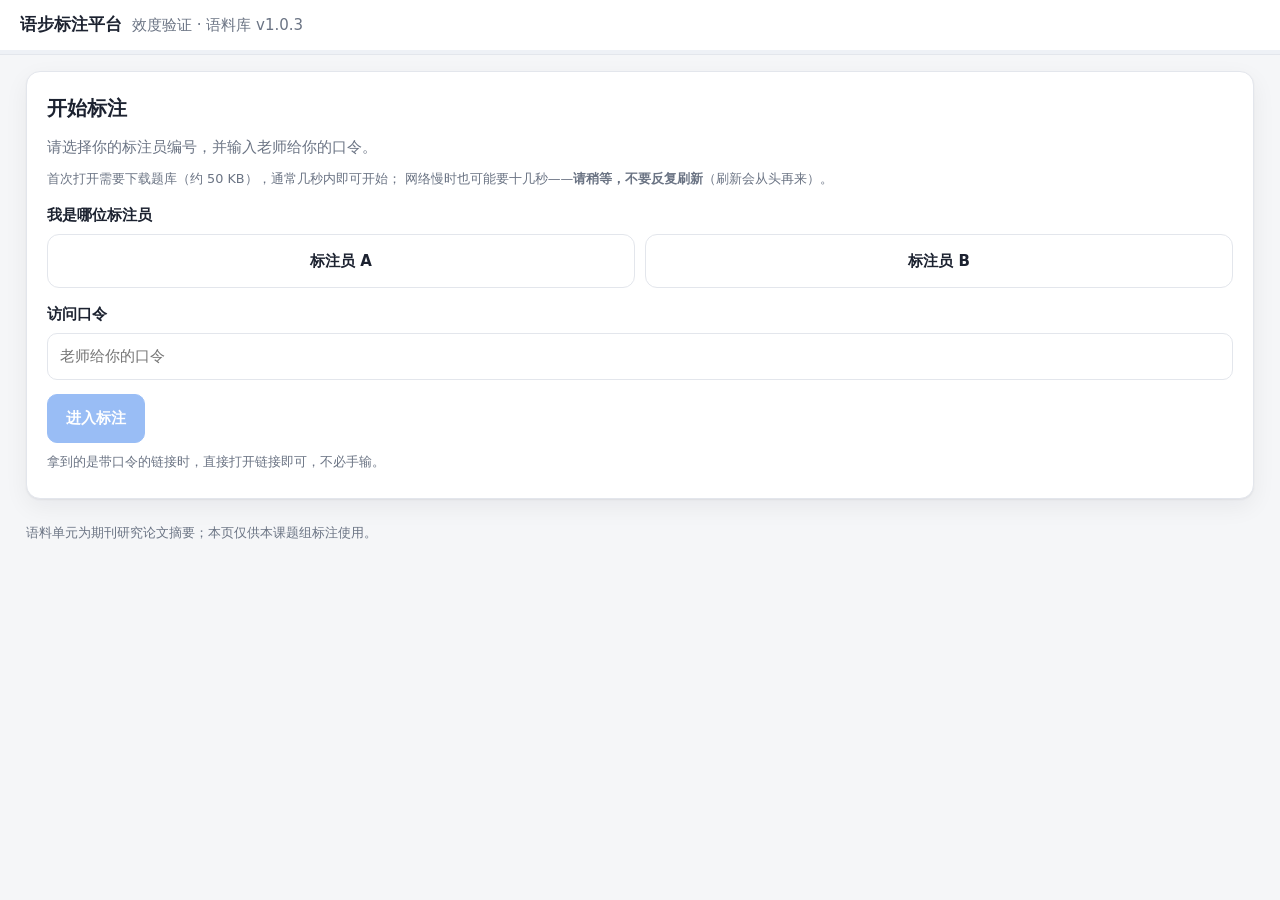
<file: index.html>
<!DOCTYPE html>
<html lang="zh-CN">
<head>
<meta charset="utf-8">
<meta name="viewport" content="width=device-width, initial-scale=1, viewport-fit=cover">
<meta name="robots" content="noindex,nofollow,noarchive">
<title>语步标注平台 — 效度验证</title>
<link rel="stylesheet" href="style.css">
</head>
<body>
<header class="topbar">
  <div class="brand">
    <strong>语步标注平台</strong>
    <span class="sub">效度验证 · 语料库 v1.0.3</span>
  </div>
  <div class="topmeta">
    <span id="roleBadge" class="badge" hidden></span>
    <span id="phaseBadge" class="badge ghost" hidden></span>
    <span id="progressText" class="mono"></span>
    <span id="etaText" class="mono muted small"></span>
  </div>
  <div class="bar"><i id="progressBar"></i></div>
</header>
<main id="app">
  <section id="gate" class="card">
    <h1>开始标注</h1>
    <p id="gateMsg" class="muted">正在加载题库…</p>
    <p class="hint" id="gateTips">首次打开需要下载题库（约 50 KB），通常几秒内即可开始；
       网络慢时也可能要十几秒——<b>请稍等，不要反复刷新</b>（刷新会从头再来）。</p>
    <div id="gateForm" hidden>
      <div class="field">
        <label>我是哪位标注员</label>
        <div class="roles">
          <button class="rolebtn" data-role="A">标注员 A</button>
          <button class="rolebtn" data-role="B">标注员 B</button>
        </div>
      </div>
      <div class="field">
        <label for="pass">访问口令</label>
        <input id="pass" type="password" autocomplete="off" placeholder="老师给你的口令">
      </div>
      <button id="enterBtn" class="primary" disabled>进入标注</button>
      <p class="hint">拿到的是带口令的链接时，直接打开链接即可，不必手输。</p>
    </div>
    <div id="gateErr" class="err" hidden></div>
  </section>
  <section id="trialSubmit" class="card" hidden>
    <h1>试标 20 句已答完 ✅</h1>
    <p>请先<strong>提交并锁定</strong>试标答案。锁定后才会显示参考答案与逐句反馈——
       这样你无法在看过答案之后再改试标，试标才有校准意义。</p>
    <div id="trialSum" class="kv"></div>
    <div class="actions">
      <button id="lockTrial" class="primary">提交并锁定试标</button>
    </div>
    <p class="hint">锁定后仍可点「上一句」回看，但不能修改。</p>
  </section>
  <section id="feedback" class="card" hidden>
    <h1>试标已锁定 · 反馈与校准</h1>
    <p class="muted small" id="keySource"></p>
    <div id="fbSum" class="kv"></div>
    <p id="fbLead"></p>
    <div class="seg" id="fbScope">
      <button type="button" class="segbtn on" data-scope="diff">只看分歧句（<span id="fbDiffN" class="mono">0</span>）</button>
      <button type="button" class="segbtn" data-scope="all">逐句看全部 20 句</button>
    </div>
    <div id="fbDiffBlock">
      <h2 class="h2">需要讨论的分歧句（校准会重点）</h2>
      <p class="hint">每张卡给出句子全文（<mark class="cue">加粗</mark>＝《编码手册》里的典型线索词，鼠标悬停可看属哪一类）、
         《编码手册》依据，以及一个口径输入框；两人谈定后写进框里（也可写「仍存疑」）。</p>
      <div id="calibRows" class="fbcards"></div>
      <h2 class="h2">与你判读一致的句子（<span id="fbSameN" class="mono">0</span> 句）</h2>
      <p class="hint">这些句子不必讨论，展开核对一眼即可。</p>
      <div class="tblwrap"><table id="fbTable" class="fbtable"></table></div>
    </div>
    <div id="fbAllBlock" hidden>
      <h2 class="h2">全部 20 句（按试标ID顺序）</h2>
      <p class="hint">供校准会逐句过一遍：标「不一致」的卡里仍可填口径，标「一致」的只作核对。</p>
      <div id="fbAll" class="fbcards"></div>
    </div>
    <h2 class="h2">校准记录（填写后方可进入正式标注）</h2>
    <p class="hint">两处分工：上面每张卡里的<b>「这一句最后怎么定」是留痕</b>（可留空，拿不准就写「仍存疑」）；
       下面这一栏是<b>归纳出的规则</b>，必填，写满 20 字才能进入正式标注。</p>
    <div class="field">
      <label for="calibSummary">由上面几句归纳出的规则（必填，写清「哪类句子算哪一类」）</label>
      <div class="gather">
        <button type="button" id="calibGather" class="ghost small">↙ 把上面填过的口径汇总到这里</button>
        <span id="calibGatherHint" class="hint"></span>
      </div>
      <textarea id="calibSummary" rows="5" placeholder="例：①以「为了解……采用……」开头、后半句进入材料与方法的句子，统一判 M3方法（手册第六节规则⑦）；②「表明……可能与……有关」统一判 M5结论；③……"></textarea>
    </div>
    <div class="field">
      <label for="calibBy">填写人（标注员编号）</label>
      <input id="calibBy" type="text" placeholder="如：A">
    </div>
    <div class="actions">
      <span id="calibHint" class="hint"></span>
      <button id="toMain" class="primary" disabled>完成校准会，进入正式标注 →</button>
    </div>
  </section>
  <section id="work" hidden>
    <div class="layout">
      <div class="col-main">
        <div class="card q">
          <div class="qhead">
            <span class="qhead-left">
              <span id="qPos" class="mono"></span>
              <span id="qInAbstract" class="badge ghost"></span>
            </span>
            <span id="qMeta" class="muted small"></span>
          </div>
          <p id="qText" class="sentence"></p>
          <div class="labels" id="labels"></div>
          <div class="field">
            <label for="note">备注<span class="muted small" id="noteReq"></span></label>
            <div class="chips" id="noteChips">
              <button type="button" class="chipbtn" data-note="方法＋结果同句">方法＋结果同句</button>
              <button type="button" class="chipbtn" data-note="目的＋方法同句">目的＋方法同句</button>
              <button type="button" class="chipbtn" data-note="结果与结论难分">结果与结论难分</button>
              <button type="button" class="chipbtn" data-note="背景与目的难分">背景与目的难分</button>
              <button type="button" class="chipbtn" data-note="含结构化摘要小标题">含结构化摘要小标题</button>
              <button type="button" class="chipbtn" data-note="疑非摘要内容">疑非摘要内容</button>
              <button type="button" class="chipbtn" data-note="表述不完整／截断">表述不完整／截断</button>
            </div>
            <details class="notehelp">
              <summary>备注怎么用？（点这里看对照表）</summary>
              <p class="hint"><b>必须写备注的 3 种情况：</b>① 选「UN无法判定」（平台要求写明理由）；
                ② 一句里含两种以上功能、你只填了主要标签；③ 事后修改过已填内容。</p>
              <table>
                <thead><tr><th>快捷语</th><th>什么时候点（看迹象）</th><th>标签怎么选＋备注写什么</th></tr></thead>
                <tbody>
                  <tr><td>方法＋结果同句</td>
                      <td>前半是操作方法（采用／测定／分离纯化），后半给数据或鉴定结果</td>
                      <td>按语义重心：主句在操作→<b>M3方法</b>；在报告发现→<b>M4结果</b>；备注写「含方法成分／含结果成分」</td></tr>
                  <tr><td>目的＋方法同句</td>
                      <td>句首「为了解／为探讨／旨在……」，但主句交代了材料与操作方法（采用／利用／测定）</td>
                      <td>判 <b>M3方法</b>，备注写「含目的成分」；若只说要测什么、没给材料与方法→<b>M2目的</b></td></tr>
                  <tr><td>结果与结论难分</td>
                      <td>在报告数据，但带解释性词：表明／说明／可能与……有关／suggest／indicate／could be used as…</td>
                      <td>报告事实→<b>M4结果</b>；在作评价推断→<b>M5结论</b>；备注写「按语义重心判 M4／M5」</td></tr>
                  <tr><td>背景与目的难分</td>
                      <td>前半陈述现状（研究较少／是重要限制因子），后半「本研究旨在……」</td>
                      <td>谓语指向目的→<b>M2目的</b>；只述现状→<b>M1背景</b>；备注写「前半为背景、后半为目的」</td></tr>
                  <tr><td>含结构化摘要小标题</td>
                      <td>句首带 <code>Background:</code>／<code>Methods:</code>／<code>(1) Results:</code>／「目的：」</td>
                      <td><b>按内容判，不按小标题</b>（手册第六节规则④）；备注写「含小标题，按内容判」</td></tr>
                  <tr><td>疑非摘要内容</td>
                      <td>与摘要无关的语句：作者贡献／利益冲突／<code>Supplementary data is available…</code>／征订套话</td>
                      <td>整句是套话→<b>NR非研究性</b>；夹在研究句里→按主功能判；备注写「非摘要正文」</td></tr>
                  <tr><td>表述不完整／截断</td>
                      <td>句子以「…／……」结尾且语义不完整，或明显缺字（源导出件被截断）</td>
                      <td>能判主要功能就判；判不了→<b>UN无法判定</b>；备注写「源文本截断」＋你据此判了什么</td></tr>
                </tbody>
              </table>
              <p class="hint"><b>别这样用：</b>拿不准就选 UN无法判定（不要用「疑非摘要内容」代替）；
                不必每句都写备注，备注留给边界句；尽量用这 7 个<b>标准说法</b>（报告要统计原因分布，
                同义变体会统计不上）。快捷语可连点多个，也能在它后面补自己的话。</p>
            </details>
            <textarea id="note" rows="2" placeholder="可选。填「UN无法判定」时必须写明为什么拿不准。"></textarea>
          </div>
          <div class="actions">
            <span id="saveStamp" class="muted small"></span>
            <button id="prevBtn" class="ghost">← 上一句</button>
            <span id="gateHint" class="hint"></span>
            <button id="nextBtn" class="primary" disabled>下一句 →</button>
          </div>
        </div>
        <p class="kbd">快捷键：<kbd>1</kbd>–<kbd>7</kbd> 选择标签，<kbd>Enter</kbd> 下一句。</p>
      </div>
      <aside class="col-ctx">
        <div class="card ctx">
          <div class="ctxhead">
            <strong>摘要全文</strong>
            <span class="ctxnav">
              <button id="ctxPrev" type="button" class="ghost small">↑ 上一句</button>
              <button id="ctxNext" type="button" class="ghost small">↓ 下一句</button>
              <button id="ctxToggle" type="button" class="ghost small">收起</button>
            </span>
          </div>
          <div id="ctxBody" class="ctxbody"></div>
        </div>
      </aside>
    </div>
  </section>
  <section id="finish" class="card" hidden>
    <h1 id="finishTitle">472 句已全部标注完毕</h1>
    <p id="finishMsg"></p>
    <div id="finishSum" class="kv"></div>
    <div class="actions">
      <button id="submitBtn" class="primary">提交并锁定</button>
    </div>
    <p class="hint" id="submitHint">提交后答案不可再修改。提交后才能导出交回文件。</p>
  </section>
  <section id="export" class="card" hidden>
    <h1 id="exportTitle">✅ 已提交并锁定</h1>
    <p>请把下面<strong>四个</strong>文件全部发回给老师（一个都不能少）。</p>
    <div class="actions wrap">
      <button id="csvMain" class="primary">① 导出正式标注 CSV</button>
      <button id="csvTrial" class="primary">② 导出试标集 CSV</button>
      <button id="jsonLog" class="primary">③ 导出过程日志 JSON</button>
      <button id="csvCalib" class="primary">④ 导出校准记录 md</button>
      <button id="zipAll" class="primary">⤓ 一键导出交回包（ZIP，含上面 4 个文件）</button>
    </div>
    <div id="exportSum" class="kv"></div>
    <p class="hint">推荐直接点<b>「一键导出交回包（ZIP）」</b>：一个压缩包里装着上面 4 个文件，发一个就行；
       若学校电脑限制下载压缩包，再逐个点上面 4 个按钮。若浏览器提示"是否允许多文件下载"，请选允许。</p>
    <div class="checklist" id="exportList">
      <p class="muted small">下载后逐项确认（4／4 才算交回完整）：</p>
      <ul>
        <li data-kind="main"><span class="box">☐</span> ① 正式标注 CSV（472 行）</li>
        <li data-kind="trial"><span class="box">☐</span> ② 试标集 CSV（20 行）</li>
        <li data-kind="log"><span class="box">☐</span> ③ 过程日志 JSON</li>
        <li data-kind="calib"><span class="box">☐</span> ④ 校准记录 md</li>
      </ul>
      <p class="hint" id="exportListHint"></p>
      <p class="hint">用「一键导出交回包（ZIP）」时，下面 4 项会自动全部勾上（压缩包里已含 4 个文件）。</p>
    </div>
    <details class="danger">
      <summary>老师用：清空本机数据并重来</summary>
      <p class="muted small">仅在需要重测时使用。点下面按钮会删除本机已填的全部答案与校准记录。</p>
      <button id="wipeBtn" class="ghost danger2">清空本机数据</button>
    </details>
  </section>
</main>
<div id="toast" class="toast" hidden>
  <span id="toastMsg"></span>
  <button type="button" id="toastOk" class="ghost small">知道了</button>
</div>
<footer class="foot">
  <span>语料单元为期刊研究论文摘要；本页仅供本课题组标注使用。</span>
  <span id="footVer" class="mono"></span>
</footer>
<script src="app.js"></script>
</body>
</html>
</file>
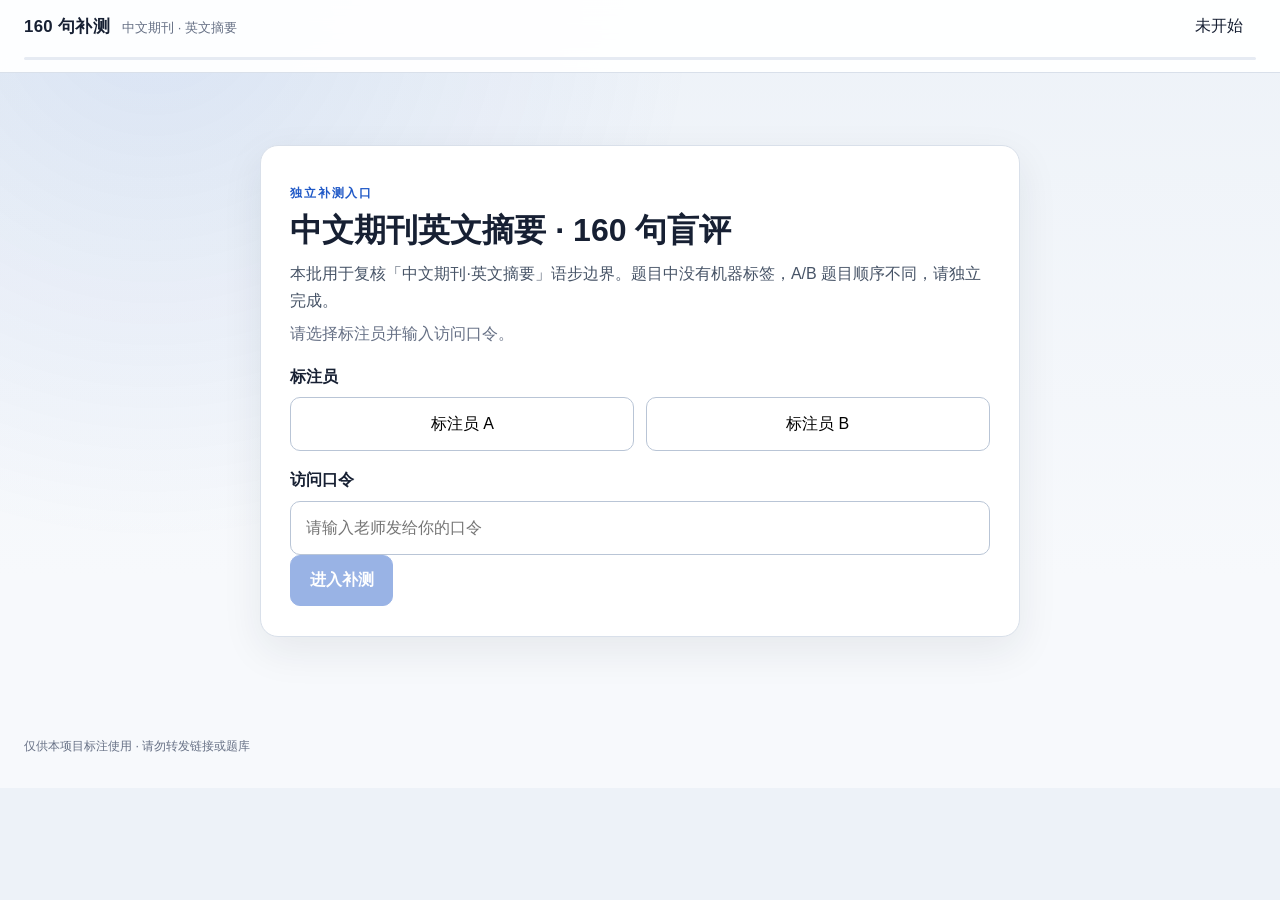
<file: retest160.html>
<!DOCTYPE html>
<html lang="zh-CN">
<head>
<meta charset="utf-8">
<meta name="viewport" content="width=device-width, initial-scale=1, viewport-fit=cover">
<meta name="robots" content="noindex,nofollow,noarchive">
<title>160 句补测 — 中文期刊英文摘要</title>
<link rel="stylesheet" href="retest160.css">
</head>
<body>
<header class="topbar">
  <div class="brand">
    <strong>160 句补测</strong>
    <span class="brand-sub">中文期刊 · 英文摘要</span>
  </div>
  <div class="topmeta">
    <span id="roleBadge" class="badge" hidden></span>
    <span id="progressText" class="mono">未开始</span>
    <span id="saveText" class="muted small"></span>
  </div>
  <div class="progress"><i id="progressBar"></i></div>
</header>

<main class="page">
  <section id="gate" class="card gate">
    <p class="eyebrow">独立补测入口</p>
    <h1>中文期刊英文摘要 · 160 句盲评</h1>
    <p class="lead">本批用于复核「中文期刊·英文摘要」语步边界。题目中没有机器标签，A/B 题目顺序不同，请独立完成。</p>
    <div id="gateErr" class="error" hidden></div>
    <p id="gateMsg" class="muted">正在解析访问链接…</p>
    <div id="gateForm" hidden>
      <div class="field">
        <label>标注员</label>
        <div class="role-row">
          <button class="role-btn" data-role="A">标注员 A</button>
          <button class="role-btn" data-role="B">标注员 B</button>
        </div>
      </div>
      <div class="field">
        <label for="password">访问口令</label>
        <input id="password" type="password" autocomplete="off" placeholder="请输入老师发给你的口令">
      </div>
      <button id="enterBtn" class="primary" disabled>进入补测</button>
    </div>
  </section>

  <section id="rules" class="card" hidden>
    <p class="eyebrow">开始前确认</p>
    <h1>判定规则</h1>
    <p class="lead">请根据句子的主要交际功能选择一个标签；连接词只是线索，不是判据。A/B 请独立判断，不讨论。</p>
    <div id="ruleCards" class="rule-grid"></div>
    <div class="note-box">
      <strong>特别提醒</strong>
      <ul>
        <li>机器标签不会显示。</li>
        <li>选择 <b>UN无法判定</b> 时必须在备注中写明原因。</li>
        <li>中途可以关闭页面，重新打开同一链接会恢复进度；请固定使用同一浏览器。</li>
      </ul>
    </div>
    <label class="checkline">
      <input id="rulesAck" type="checkbox">
      <span>我已阅读以上规则，理解本次任务与原有 20 句语步试标不同。</span>
    </label>
    <button id="startBtn" class="primary" disabled>确认规则，开始 160 句 →</button>
  </section>

  <section id="work" hidden>
    <div class="work-layout">
      <div class="question-column">
        <article class="card question-card">
          <div class="question-head">
            <div>
              <span id="qIndex" class="mono"></span>
              <span id="qMeta" class="muted small"></span>
            </div>
            <button id="firstUnanswered" class="ghost small" type="button">定位未答项</button>
          </div>
          <p id="qText" class="sentence"></p>
          <div id="labels" class="labels" role="group" aria-label="语步标签"></div>
          <div class="field">
            <label for="note">备注 <span class="muted small">（UN 必填）</span></label>
            <div id="noteChips" class="chips">
              <button type="button" class="chip" data-note="方法＋结果同句">方法＋结果同句</button>
              <button type="button" class="chip" data-note="目的＋方法同句">目的＋方法同句</button>
              <button type="button" class="chip" data-note="结果与结论难分">结果与结论难分</button>
              <button type="button" class="chip" data-note="背景与目的难分">背景与目的难分</button>
              <button type="button" class="chip" data-note="含结构化摘要小标题">含结构化摘要小标题</button>
              <button type="button" class="chip" data-note="表述不完整／截断">表述不完整／截断</button>
            </div>
            <textarea id="note" rows="3" placeholder="可选；选 UN无法判定 时必须写明原因。"></textarea>
          </div>
          <div class="actions">
            <button id="prevBtn" class="ghost" type="button">← 上一句</button>
            <button id="nextBtn" class="primary" type="button">下一句 →</button>
          </div>
          <p class="keyboard">快捷键：<kbd>1</kbd>–<kbd>6</kbd> 选择标签，<kbd>Enter</kbd> 下一句。</p>
        </article>
      </div>
      <aside class="context-column">
        <article class="card context-card">
          <div class="context-head">
            <strong>摘要全文</strong>
            <span class="muted small">当前句已高亮</span>
          </div>
          <div id="abstractText" class="abstract-text"></div>
        </article>
      </aside>
    </div>
  </section>

  <section id="finish" class="card center-card" hidden>
    <p class="eyebrow">全部完成</p>
    <h1>160 / 160 已答</h1>
    <p class="lead">请检查进度后提交并锁定。锁定后答案不可再修改。</p>
    <div id="finishSummary" class="summary-grid"></div>
    <button id="lockBtn" class="primary" type="button">提交并锁定</button>
  </section>

  <section id="export" class="card" hidden>
    <p class="eyebrow">已提交并锁定</p>
    <h1>导出交回包</h1>
    <p class="lead">推荐直接下载 ZIP；压缩包内含下面四份文件。</p>
    <div class="export-grid">
      <button id="exportCsv" class="export-btn primary" type="button">① 补测判定 CSV</button>
      <button id="exportLog" class="export-btn primary" type="button">② 过程日志 JSON</button>
      <button id="exportRules" class="export-btn primary" type="button">③ 规则确认记录 MD</button>
      <button id="exportManifest" class="export-btn primary" type="button">④ 数据完整性清单 MD</button>
      <button id="exportZip" class="export-btn zip" type="button">一键导出交回包 ZIP</button>
    </div>
    <div id="exportSummary" class="summary-grid"></div>
    <p id="exportHint" class="muted"></p>
  </section>
</main>

<div id="toast" class="toast" hidden></div>
<footer class="footer">
  <span>仅供本项目标注使用 · 请勿转发链接或题库</span>
  <span id="versionText" class="mono"></span>
</footer>
<script src="retest160.js"></script>
</body>
</html>
</file>
<file: style.css>
:root{
  --bg:#f5f6f8; --card:#fff; --ink:#1c2230; --muted:#6b7484; --line:#e3e6ec;
  --brand:#1f6feb; --brand-ink:#fff; --ok:#127a4b; --warn:#b45309; --err:#b42318;
  --mark:#fff3bf; --shadow:0 1px 2px rgba(16,24,40,.06),0 8px 24px rgba(16,24,40,.06);
  --radius:14px;
}
*{box-sizing:border-box}
/* 兜底：作者样式里的 display 会盖过 hidden 属性，这里保证 hidden 一定不显示 */
[hidden]{display:none !important}
html,body{margin:0;padding:0}
body{
  background:var(--bg); color:var(--ink);
  font:15px/1.65 "Segoe UI","Microsoft YaHei","PingFang SC",system-ui,sans-serif;
  -webkit-text-size-adjust:100%;
}

/* ---------- 顶栏 ---------- */
.topbar{
  position:sticky; top:0; z-index:20; background:rgba(255,255,255,.96);
  backdrop-filter:saturate(1.4) blur(6px); border-bottom:1px solid var(--line);
  padding:10px 20px 0;
}
.brand{display:flex; align-items:baseline; gap:10px; flex-wrap:wrap}
.brand strong{font-size:17px}
.sub,.muted{color:var(--muted)}
.small{font-size:12.5px}
.mono{font-family:ui-monospace,Consolas,"Cascadia Mono",monospace; font-size:12.5px; color:var(--muted)}
.topmeta{display:flex; align-items:center; gap:10px; margin-top:4px; flex-wrap:wrap}
.badge{
  background:#eaf1ff; color:#12489b; border:1px solid #cddcff;
  padding:2px 9px; border-radius:999px; font-size:12.5px; font-weight:600;
}
.badge.ghost{background:#f2f4f7; color:var(--muted); border-color:var(--line); font-weight:500}
.bar{height:4px; background:#eef1f6; margin:8px -20px 0; overflow:hidden}
.bar i{display:block; height:100%; width:0; background:linear-gradient(90deg,#1f6feb,#12b981); transition:width .25s ease}

/* ---------- 布局 ---------- */
/* 版式：宽屏下铺满可用宽度（与顶部栏同宽），左"题目/选项"占 2/3、右"摘要全文"占 1/3；
   极宽屏（>2400px）留一个软上限，免得单行过长。 */
main{max-width:2400px; margin:0 auto; padding:16px 26px 8px}
.layout{display:grid; grid-template-columns:minmax(0,2fr) minmax(400px,1fr); gap:20px;
  align-items:start; width:100%}
@media (max-width:980px){ .layout{grid-template-columns:1fr} main{padding:14px} }
.qhead-left{display:flex; align-items:center; gap:8px; flex-wrap:wrap}

.card{
  background:var(--card); border:1px solid var(--line); border-radius:var(--radius);
  padding:20px; box-shadow:var(--shadow); margin-bottom:12px;
}
h1{font-size:20px; margin:0 0 10px}
p{margin:.5em 0}

/* ---------- 入口 ---------- */
.roles{display:flex; gap:10px; flex-wrap:wrap}
.rolebtn{
  flex:1 1 150px; padding:14px; border-radius:12px; border:1.5px solid var(--line);
  background:#fff; font-size:15px; font-weight:600; cursor:pointer; color:var(--ink);
}
.rolebtn[aria-pressed="true"]{border-color:var(--brand); background:#eaf1ff; color:#12489b}
.field{margin:14px 0}
.field label{display:block; font-weight:600; margin-bottom:6px}
input[type=password],input[type=text],textarea{
  width:100%; padding:10px 12px; border:1.5px solid var(--line); border-radius:10px;
  font:inherit; color:var(--ink); background:#fff;
}
textarea{resize:vertical}
input:focus,textarea:focus{outline:none; border-color:var(--brand); box-shadow:0 0 0 3px rgba(31,111,235,.12)}
button{font:inherit}
button.primary{
  background:var(--brand); color:var(--brand-ink); border:1px solid var(--brand);
  padding:11px 18px; border-radius:10px; font-weight:600; cursor:pointer;
}
button.primary:disabled{opacity:.45; cursor:not-allowed}
button.ghost{
  background:#fff; color:var(--ink); border:1.5px solid var(--line);
  padding:10px 16px; border-radius:10px; cursor:pointer;
}
button.ghost:disabled{opacity:.45; cursor:not-allowed}
button.small{padding:5px 10px; font-size:12.5px; border-radius:8px}
button.danger2{border-color:#f2b8b5; color:var(--err)}
.hint{color:var(--muted); font-size:12.8px; margin-top:8px}
.err{background:#fef3f2; border:1px solid #fecdca; color:var(--err); padding:12px 14px; border-radius:10px}

/* ---------- 题目 ---------- */
.qhead{display:flex; justify-content:space-between; gap:12px; align-items:baseline; flex-wrap:wrap}
.sentence{
  font-size:17px; line-height:1.9; background:#fbfcfe; border:1px solid var(--line);
  border-left:4px solid var(--brand); border-radius:10px; padding:14px 16px; margin:12px 0 16px;
  white-space:pre-wrap; word-break:break-word;
}
.labels{display:grid; grid-template-columns:1fr 1fr; gap:8px}
@media (max-width:620px){ .labels{grid-template-columns:1fr} }
.lab{
  display:flex; gap:10px; align-items:flex-start; border:1.5px solid var(--line);
  border-radius:10px; padding:10px 12px; cursor:pointer; background:#fff;
}
.lab:hover{border-color:#c9d3e4}
.lab input{margin-top:3px; flex:0 0 auto}
.lab.on{border-color:var(--brand); background:#eaf1ff}
.lab .code{font-weight:700}
.lab .desc{color:var(--muted); font-size:12.6px; display:block}
.actions{display:flex; align-items:center; gap:12px; margin-top:16px; flex-wrap:wrap}
.actions .hint{margin:0; flex:1 1 auto}
.kbd{color:var(--muted); font-size:12.5px; margin:0 0 16px}
kbd{background:#fff; border:1px solid var(--line); border-bottom-width:2px; border-radius:5px; padding:1px 5px; font-size:12px}

/* ---------- 摘要上下文 ---------- */
/* 两栏各自独立：题目栏不参与滚动；摘要栏高度放到接近整屏，
   于是多数题目下"页面无滚动条、摘要框也无滚动条"（0 个）；只有摘要长于一屏时
   才出现**一个**滚动条（在摘要框内部），页面与题目栏都不动。 */
.col-main{position:static}
.col-ctx{position:static}
.ctxhead{display:flex; justify-content:space-between; align-items:center; margin-bottom:8px}
.ctxbody{
  max-height:calc(100vh - 150px); overflow:auto; font-size:14px; line-height:1.85;
  color:#333b49; white-space:pre-wrap; word-break:break-word;
}
@media (max-width:980px){ .ctxbody{max-height:60vh} }
.ctxbody.collapsed{display:none}
.ctxbody mark{background:var(--mark); padding:2px 3px; border-radius:4px; font-weight:600}
.ctxbody .meta{color:var(--muted); font-size:12.5px; margin-bottom:8px; display:block}
.ctxnav{display:flex; gap:6px; align-items:center}
.ctxbody .sent{border-radius:4px}
.ctxbody .sent.flash{background:#eaf1ff; box-shadow:0 0 0 2px #c9dcff inset}
/* 备注快捷语 */
.chips{display:flex; flex-wrap:wrap; gap:6px; margin:2px 0 6px}
.chipbtn{border:1px solid var(--line); background:#fff; color:#3c4453; border-radius:999px;
  padding:3px 10px; font-size:12.5px; cursor:pointer}
.chipbtn:hover{border-color:#c9d3e4; background:#f7f9fc}
/* 备注用法对照表（默认收起，点摘要展开；不占地方） */
.notehelp{margin:2px 0 8px}
.notehelp summary{cursor:pointer; color:var(--brand); font-size:12.8px}
.notehelp[open] summary{margin-bottom:6px}
.notehelp table{width:100%; border-collapse:collapse; font-size:12.5px; margin:6px 0}
.notehelp th,.notehelp td{border:1px solid var(--line); padding:5px 7px; text-align:left; vertical-align:top}
.notehelp th{background:#f7f9fc; font-weight:600; white-space:nowrap}
.notehelp code{background:#f2f5fa; padding:0 3px; border-radius:3px; font-size:12px}
/* 自动保存回执 */
#saveStamp{margin-right:auto}
/* 交回清单 */
.checklist{margin:14px 0 0; border-top:1px dashed var(--line); padding-top:10px}
.checklist ul{list-style:none; padding:0; margin:6px 0 0}
.checklist li{padding:4px 0; color:var(--muted)}
.checklist li.done{color:#1f6b39; font-weight:600}
.checklist .box{margin-right:6px; font-size:15px}
/* 浮层提示（休息提醒／快捷键帮助） */
.toast{position:fixed; left:50%; bottom:22px; transform:translateX(-50%);
  display:flex; align-items:center; gap:12px; max-width:min(760px,92vw);
  background:#1b2333; color:#fff; padding:12px 16px; border-radius:12px;
  box-shadow:0 8px 28px rgba(15,25,50,.28); font-size:13.5px; z-index:60}
.toast button{border-color:rgba(255,255,255,.35); color:#fff; background:transparent}
.toast button:hover{background:rgba(255,255,255,.12)}

/* ---------- 完成 / 交回 ---------- */
.kv{margin:14px 0; border-top:1px dashed var(--line)}
.kv div{display:flex; justify-content:space-between; gap:14px; padding:7px 0; border-bottom:1px dashed var(--line)}
.kv b{font-weight:600}
.actions.wrap{flex-wrap:wrap}
details.danger{margin-top:18px; border-top:1px solid var(--line); padding-top:12px}
details.danger summary{cursor:pointer; color:var(--muted); font-size:13px}
.foot{max-width:2400px; margin:0 auto; padding:4px 26px 10px; color:var(--muted); font-size:12.5px; display:flex; justify-content:space-between; gap:12px; flex-wrap:wrap}
/* ---------- 试标反馈页 ---------- */
.h2{font-size:16px; margin:22px 0 8px}
.tblwrap{overflow:auto; margin:10px 0 4px; border:1px solid var(--line); border-radius:10px}
.fbtable{width:100%; border-collapse:collapse; font-size:13.5px}
.fbtable th,.fbtable td{border-bottom:1px solid var(--line); padding:8px 10px; text-align:left; vertical-align:top}
.fbtable th{background:#f7f9fc; position:sticky; top:0; font-weight:600; white-space:nowrap}
.fbtable tr.same td{background:#fbfefc}
.fbtable tr.diff td{background:#fffbf0}
.fbtable tr.diff td:nth-child(3){color:var(--brand); font-weight:700}
.fbcards{margin:10px 0 6px}
.fbcard{border:1px solid var(--line); border-left:4px solid var(--warn); border-radius:12px;
  padding:12px 14px; margin:12px 0; background:#fffdf7}
.fbc-head{display:flex; align-items:center; gap:10px; flex-wrap:wrap; margin-bottom:8px}
.fbc-head .sid{font-weight:700; font-size:15px}
.chip{display:inline-block; padding:1px 8px; border-radius:999px; font-size:12px; font-weight:600}
.chip.bad{background:#fdecec; color:#b3261e; border:1px solid #f3c9c7}
.fbc-text{margin:6px 0 10px; padding:10px 12px; background:#fff; border:1px solid var(--line);
  border-radius:8px; font-size:14px; line-height:1.75; color:#232838}
.fbc-cmp{display:flex; gap:10px; flex-wrap:wrap; margin-bottom:8px}
.cmpbox{flex:1 1 200px; border:1px solid var(--line); border-radius:8px; padding:8px 10px; background:#fff}
.cmpbox .lbl{display:block; font-size:12px; color:var(--muted); margin-bottom:3px}
.cmpbox b{font-size:14.5px}
.cmpbox.ref{border-color:#bcd4f6; background:#f5f9ff}
.fbc-basis,.fbc-note{font-size:13px; color:#3c4453; line-height:1.7; margin:2px 0 6px}
.fbc-basis .lbl,.fbc-note .lbl{display:inline-block; min-width:96px; color:var(--muted); font-size:12px}
.fbc-fix{display:block; font-size:12.5px; color:var(--muted); margin:8px 0 4px}
.fbcard input{width:100%; box-sizing:border-box}
.fbcard.ok{border-left-color:#9fc6a8; background:#fbfefc}
.chip.ok{background:#eaf7ee; color:#1f6b39; border:1px solid #b9e0c6}
mark.cue{background:#fff3c4; border-bottom:2px solid #e0a92c; padding:0 2px; border-radius:3px;
  font-weight:700; cursor:help}
.seg{display:inline-flex; gap:4px; margin:14px 0 4px; padding:3px; background:#f2f5fa;
  border:1px solid var(--line); border-radius:10px}
.segbtn{border:0; background:transparent; padding:6px 12px; border-radius:8px; font-size:13px;
  color:var(--muted); cursor:pointer}
.segbtn.on{background:#fff; color:#1b2333; font-weight:600; box-shadow:0 1px 2px rgba(20,30,60,.08)}
.gather{display:flex; align-items:center; gap:10px; margin:6px 0 4px; flex-wrap:wrap}
.gather .hint{margin:0}
.calibrow{border:1px solid var(--line); border-left:4px solid var(--warn); border-radius:10px; padding:10px 12px; margin:8px 0; background:#fffdf7}
.calibrow .ct{font-size:13.5px; color:#333b49; margin-bottom:4px}
.calibrow .cm{font-size:12.5px; color:var(--muted); margin-bottom:6px}
</file>
<file: retest160.css>
:root {
  --ink: #172033;
  --muted: #667085;
  --line: #d9e0ea;
  --soft: #f4f7fb;
  --card: #ffffff;
  --blue: #2059c7;
  --blue-dark: #164391;
  --green: #187a51;
  --amber: #a45b08;
  --red: #b42318;
  --shadow: 0 14px 40px rgba(23, 32, 51, 0.08);
}

* { box-sizing: border-box; }
html { background: #edf2f8; }
body {
  margin: 0;
  color: var(--ink);
  background:
    radial-gradient(circle at 12% 0%, rgba(32, 89, 199, 0.10), transparent 34rem),
    linear-gradient(180deg, #edf2f8 0, #f7f9fc 36rem, #f7f9fc 100%);
  font-family: -apple-system, BlinkMacSystemFont, "Segoe UI", "Microsoft YaHei", sans-serif;
  line-height: 1.65;
}
button, input, textarea { font: inherit; }
button { cursor: pointer; }
[hidden] { display: none !important; }

.topbar {
  position: sticky;
  top: 0;
  z-index: 20;
  display: grid;
  grid-template-columns: minmax(230px, 1fr) auto;
  gap: 1rem;
  align-items: center;
  padding: 0.8rem max(1.5rem, calc((100vw - 1460px) / 2));
  background: rgba(255, 255, 255, 0.94);
  border-bottom: 1px solid var(--line);
  backdrop-filter: blur(14px);
}
.brand { display: flex; align-items: baseline; gap: 0.75rem; }
.brand strong { font-size: 1.05rem; letter-spacing: 0.02em; }
.brand-sub { color: var(--muted); font-size: 0.82rem; }
.topmeta { display: flex; align-items: center; justify-content: flex-end; gap: 0.8rem; }
.badge {
  padding: 0.2rem 0.6rem;
  border-radius: 999px;
  background: #e9f0ff;
  color: var(--blue-dark);
  font-size: 0.78rem;
  font-weight: 650;
}
.progress {
  grid-column: 1 / -1;
  height: 3px;
  overflow: hidden;
  border-radius: 99px;
  background: #e6ebf3;
}
.progress i {
  display: block;
  width: 0;
  height: 100%;
  background: linear-gradient(90deg, var(--blue), #4a8ff1);
  transition: width 180ms ease;
}

.page {
  width: min(1460px, calc(100% - 3rem));
  margin: 2.25rem auto 5rem;
}
.card {
  background: var(--card);
  border: 1px solid var(--line);
  border-radius: 18px;
  box-shadow: var(--shadow);
  padding: clamp(1.2rem, 2.3vw, 2rem);
}
.gate { width: min(760px, 100%); margin: 8vh auto 0; }
.center-card { width: min(760px, 100%); margin: 8vh auto 0; text-align: center; }
h1 { margin: 0.15rem 0 0.7rem; font-size: clamp(1.55rem, 2.5vw, 2.2rem); line-height: 1.25; }
p { margin: 0.45rem 0; }
.lead { color: #475467; font-size: 1rem; }
.eyebrow { color: var(--blue); font-size: 0.76rem; font-weight: 750; letter-spacing: 0.14em; text-transform: uppercase; }
.muted { color: var(--muted); }
.small { font-size: 0.82rem; }
.mono { font-variant-numeric: tabular-nums; font-family: "SFMono-Regular", Consolas, monospace; }
.error {
  margin: 1rem 0;
  padding: 0.8rem 1rem;
  color: var(--red);
  background: #fff2f0;
  border: 1px solid #ffcdc7;
  border-radius: 10px;
}

.field { margin-top: 1rem; }
.field > label { display: block; font-weight: 650; margin-bottom: 0.45rem; }
input[type=password] {
  width: 100%;
  padding: 0.8rem 0.9rem;
  border: 1px solid #b9c5d6;
  border-radius: 10px;
  outline: none;
  background: white;
}
input[type=password]:focus, textarea:focus {
  border-color: var(--blue);
  box-shadow: 0 0 0 3px rgba(32, 89, 199, 0.13);
}
textarea {
  width: 100%;
  resize: vertical;
  padding: 0.75rem 0.85rem;
  border: 1px solid #b9c5d6;
  border-radius: 10px;
  background: #fff;
  outline: none;
}
.role-row { display: flex; gap: 0.7rem; }
.role-btn {
  flex: 1;
  padding: 0.8rem;
  border: 1px solid #b9c5d6;
  border-radius: 10px;
  background: white;
}
.role-btn.on { color: white; background: var(--blue); border-color: var(--blue); }
.primary, .ghost {
  border-radius: 10px;
  padding: 0.72rem 1.15rem;
  font-weight: 650;
}
.primary { color: white; background: var(--blue); border: 1px solid var(--blue); }
.primary:hover { background: var(--blue-dark); }
.primary:disabled { opacity: 0.45; cursor: not-allowed; }
.ghost { color: #344054; background: white; border: 1px solid #b9c5d6; }
.small.ghost { padding: 0.45rem 0.7rem; font-size: 0.8rem; }

.rule-grid {
  display: grid;
  grid-template-columns: repeat(3, minmax(0, 1fr));
  gap: 0.8rem;
  margin: 1.25rem 0;
}
.rule {
  min-height: 120px;
  padding: 1rem;
  border: 1px solid var(--line);
  border-radius: 12px;
  background: var(--soft);
}
.rule code { display: inline-block; margin-bottom: 0.4rem; color: var(--blue); font-weight: 750; }
.rule p { font-size: 0.9rem; }
.note-box {
  padding: 1rem 1.15rem;
  border-left: 4px solid var(--amber);
  background: #fff9ed;
  border-radius: 9px;
}
.note-box ul { margin: 0.45rem 0 0 1.1rem; padding: 0; }
.checkline { display: flex; gap: 0.65rem; align-items: flex-start; margin: 1.1rem 0; }
.checkline input { margin-top: 0.32rem; }

.work-layout {
  display: grid;
  grid-template-columns: minmax(0, 2fr) minmax(320px, 1fr);
  gap: 1.2rem;
  align-items: start;
}
.question-card { min-height: 620px; display: flex; flex-direction: column; }
.question-head { display: flex; justify-content: space-between; align-items: center; gap: 1rem; }
.question-head > div { display: flex; flex-direction: column; }
.sentence {
  margin: 1.2rem 0 1.4rem;
  padding: 1.15rem;
  border: 1px solid #cdd8e7;
  border-left: 4px solid var(--blue);
  border-radius: 12px;
  background: #f9fbff;
  font-family: Georgia, "Times New Roman", serif;
  font-size: clamp(1.05rem, 1.5vw, 1.24rem);
  line-height: 1.8;
  user-select: text;
}
.labels { display: grid; grid-template-columns: repeat(3, minmax(0, 1fr)); gap: 0.65rem; }
.label-btn {
  min-height: 48px;
  padding: 0.65rem;
  border: 1px solid #b9c5d6;
  border-radius: 10px;
  background: white;
  font-weight: 620;
}
.label-btn:hover { border-color: var(--blue); color: var(--blue); }
.label-btn.on { color: white; background: var(--blue); border-color: var(--blue); }
.label-btn.un.on { background: var(--amber); border-color: var(--amber); }
.chips { display: flex; flex-wrap: wrap; gap: 0.45rem; margin-bottom: 0.6rem; }
.chip {
  padding: 0.38rem 0.65rem;
  color: #475467;
  background: #f4f6fa;
  border: 1px solid var(--line);
  border-radius: 999px;
  font-size: 0.78rem;
}
.actions { display: flex; justify-content: space-between; gap: 1rem; margin-top: auto; padding-top: 1.2rem; }
.keyboard { margin-top: 0.8rem; color: var(--muted); font-size: 0.78rem; }
kbd { padding: 0.1rem 0.35rem; border: 1px solid #c8d1df; border-radius: 4px; background: #f8fafc; }
.context-card { position: sticky; top: 6rem; }
.context-head { display: flex; justify-content: space-between; gap: 1rem; padding-bottom: 0.65rem; border-bottom: 1px solid var(--line); }
.abstract-text {
  padding-top: 0.8rem;
  color: #344054;
  font-family: Georgia, "Times New Roman", serif;
  font-size: 0.96rem;
  line-height: 1.75;
  white-space: pre-wrap;
}
.abstract-text mark {
  padding: 0.08rem 0.16rem;
  background: #fff0a8;
  border-radius: 3px;
  color: #303018;
}

.summary-grid {
  display: grid;
  grid-template-columns: repeat(2, minmax(0, 1fr));
  gap: 0.65rem;
  margin: 1.2rem 0;
}
.summary-item { padding: 0.8rem; background: var(--soft); border-radius: 10px; text-align: left; }
.summary-item b { display: block; font-size: 1.05rem; }
.export-grid { display: grid; grid-template-columns: repeat(2, minmax(0, 1fr)); gap: 0.75rem; margin: 1.25rem 0; }
.export-btn { min-height: 54px; }
.export-btn.zip { grid-column: 1 / -1; background: var(--green); border-color: var(--green); }
.export-btn.zip:hover { background: #0f5f3e; }
.toast {
  position: fixed;
  left: 50%;
  bottom: 1.5rem;
  z-index: 50;
  transform: translateX(-50%);
  max-width: min(680px, calc(100% - 2rem));
  padding: 0.75rem 1rem;
  color: white;
  background: #283445;
  border-radius: 10px;
  box-shadow: 0 10px 30px rgba(0,0,0,0.18);
}
.footer {
  display: flex;
  justify-content: space-between;
  width: min(1460px, calc(100% - 3rem));
  margin: 0 auto;
  padding: 1.2rem 0 2rem;
  color: var(--muted);
  font-size: 0.78rem;
}

@media (max-width: 900px) {
  .page { width: min(100% - 1.2rem, 760px); margin-top: 1rem; }
  .topbar { padding: 0.7rem 0.8rem; grid-template-columns: 1fr; }
  .topmeta { justify-content: flex-start; }
  .work-layout { grid-template-columns: 1fr; }
  .context-card { position: static; }
  .rule-grid { grid-template-columns: 1fr; }
  .question-card { min-height: 0; }
}
@media (max-width: 560px) {
  .labels { grid-template-columns: repeat(2, minmax(0, 1fr)); }
  .export-grid, .summary-grid { grid-template-columns: 1fr; }
  .footer { flex-direction: column; gap: 0.3rem; }
}
</file>
